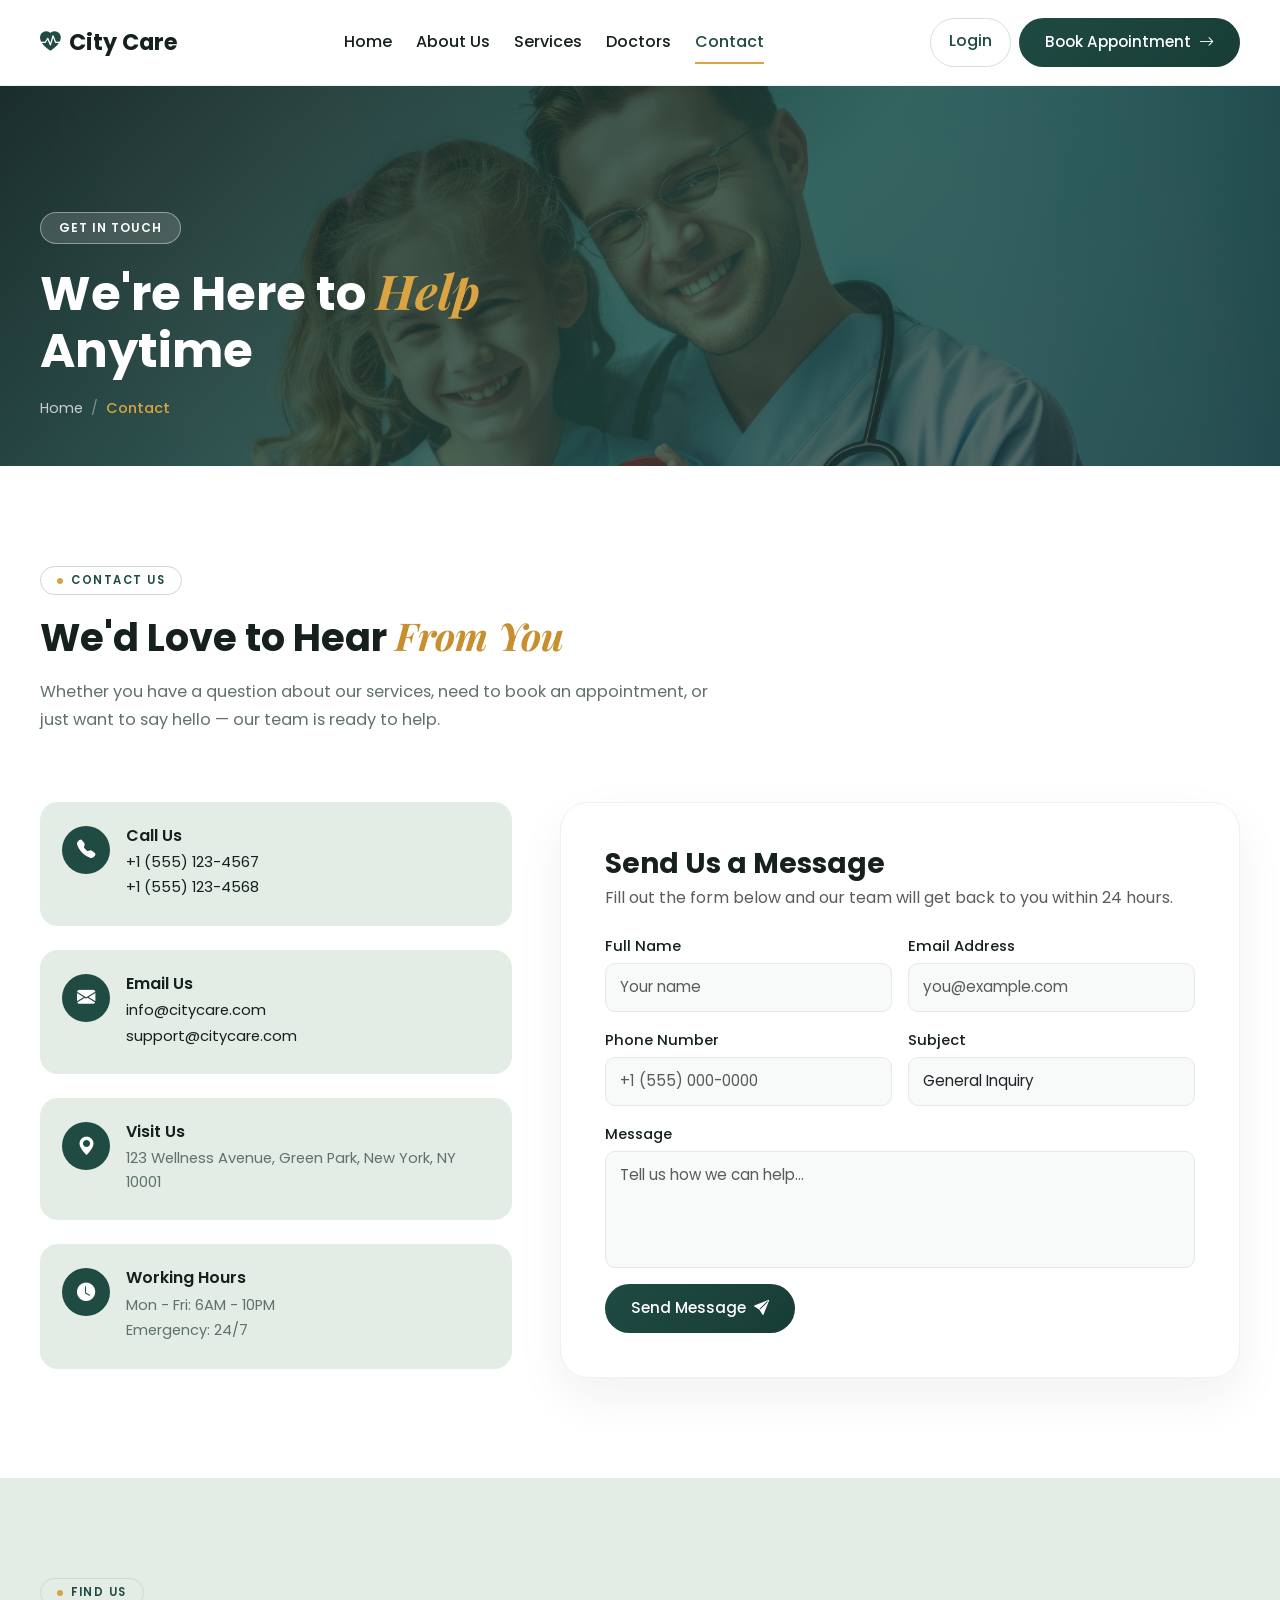
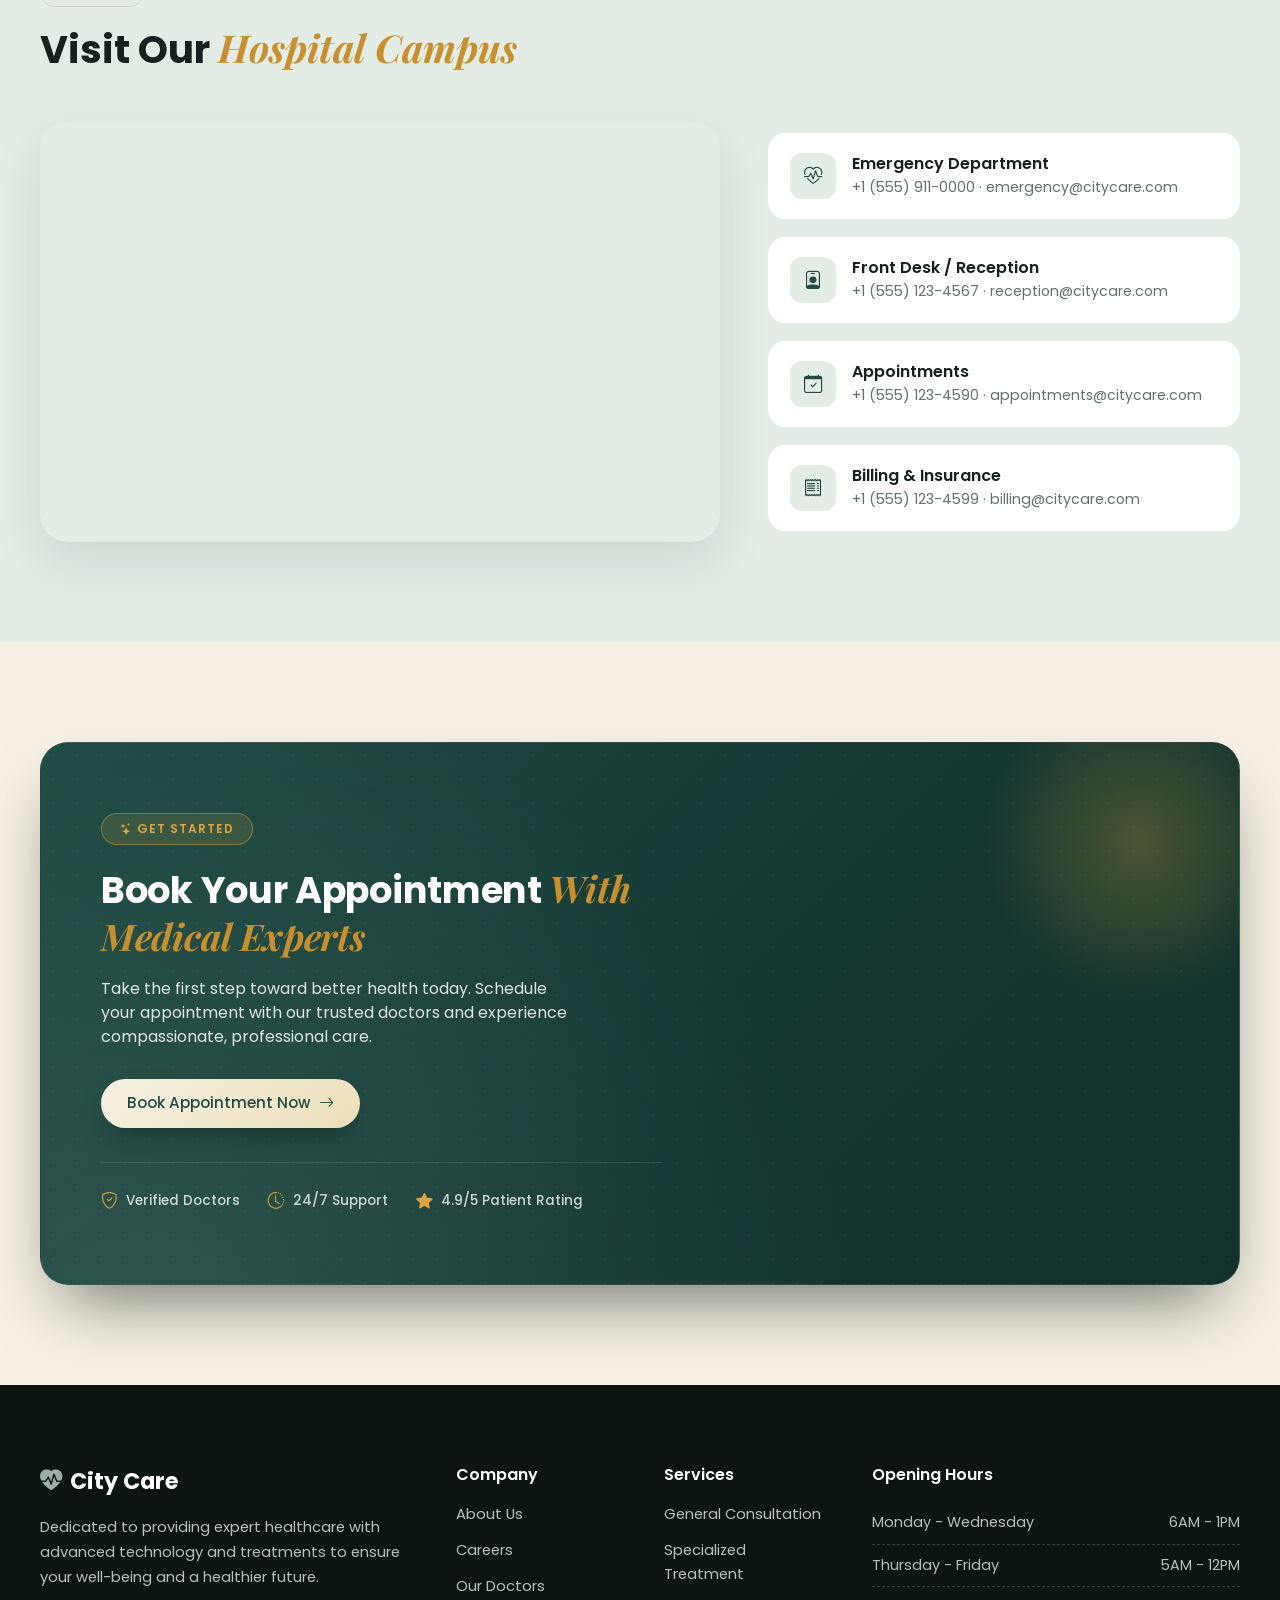
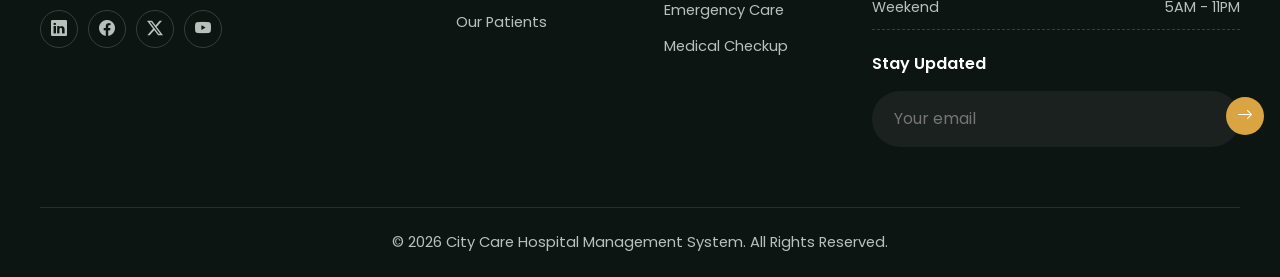
<file: contact.html>
<!DOCTYPE html>
<html lang="en">
<head>
<meta charset="UTF-8">
<meta name="viewport" content="width=device-width, initial-scale=1.0">
<title>Contact Us | City Care Hospital</title>

<!-- Bootstrap 5 CSS -->
<link href="https://cdn.jsdelivr.net/npm/bootstrap@5.3.3/dist/css/bootstrap.min.css" rel="stylesheet">
<!-- Bootstrap Icons -->
<link rel="stylesheet" href="https://cdn.jsdelivr.net/npm/bootstrap-icons@1.11.3/font/bootstrap-icons.css">
<!-- Google Fonts -->
<link href="https://fonts.googleapis.com/css2?family=Poppins:wght@400;500;600;700;800&family=Playfair+Display:ital@1&display=swap" rel="stylesheet">

<!-- Site-wide styles (navbar, footer, buttons, cta-banner, section utilities) -->
<link rel="stylesheet" href="css/style.css">
<!-- Contact page only styles -->
<link rel="stylesheet" href="css/contact.css">
</head>
<body>

<!-- ============ NAVBAR ============ -->
<header class="site-header" id="siteHeader">
  <nav class="navbar navbar-light bg-white">
    <div class="container">
      <a class="navbar-brand" href="index.html">
        <i class="bi bi-heart-pulse-fill"></i>City Care
      </a>
      <button class="navbar-toggler" type="button" data-bs-toggle="collapse" data-bs-target="#navMenu"
              aria-controls="navMenu" aria-expanded="false" aria-label="Toggle navigation">
        <span class="toggler-line line1"></span>
        <span class="toggler-line line2"></span>
        <span class="toggler-line line3"></span>
      </button>
      <div class="collapse navbar-collapse" id="navMenu">
        <div class="mobile-menu-card">
          <ul class="navbar-nav mx-auto mb-2 mb-lg-0 text-center">
            <li class="nav-item"><a class="nav-link" href="index.html">Home</a></li>
            <li class="nav-item"><a class="nav-link" href="about.html">About Us</a></li>
            <li class="nav-item"><a class="nav-link" href="services.html">Services</a></li>
            <li class="nav-item"><a class="nav-link" href="doctors.php">Doctors</a></li>
            <li class="nav-item"><a class="nav-link active" href="contact.html">Contact</a></li>
          </ul>
          <div class="d-flex gap-2 justify-content-center mt-3 mt-lg-0">
            <a href="login.php" class="btn btn-login">Login</a>
            <a href="appointment.html" class="btn btn-dark-pill">
              Book Appointment <i class="bi bi-arrow-right"></i>
            </a>
          </div>
        </div>
      </div>
    </div>
  </nav>
</header>

<!-- ============ PAGE HEADER (banner) ============ -->
<section class="page-header">
  <img src="Image/tungart7-doctor-8656663.jpg" alt="Contact City Care Hospital" class="page-header-img">
  <div class="page-header-overlay"></div>
  <div class="container position-relative">
    <span class="badge-pill">GET IN TOUCH</span>
    <h1>We're Here to <em>Help</em> Anytime</h1>
    <nav aria-label="breadcrumb">
      <ol class="page-header-breadcrumb">
        <li><a href="index.html">Home</a></li>
        <li class="active">Contact</li>
      </ol>
    </nav>
  </div>
</section>

<!-- ============ SECTION 1 — CONTACT INFO + FORM ============ -->
<section class="contact-section section-pad">
  <div class="container">
    <div class="row mb-5">
      <div class="col-lg-7 reveal">
        <span class="badge-outline">CONTACT US</span>
        <h2 class="section-title mb-0">We'd Love to Hear <em>From You</em></h2>
        <p class="section-desc mt-3">Whether you have a question about our services, need to book an appointment, or just want to say hello — our team is ready to help.</p>
      </div>
    </div>

    <div class="row g-4 g-lg-5">
      <div class="col-lg-5">
        <div class="row g-4">
          <div class="col-sm-6 col-lg-12 reveal">
            <div class="contact-info-card">
              <div class="contact-info-icon"><i class="bi bi-telephone-fill"></i></div>
              <div>
                <h6>Call Us</h6>
                <p><a href="tel:+15551234567">+1 (555) 123-4567</a></p>
                <p><a href="tel:+15551234568">+1 (555) 123-4568</a></p>
              </div>
            </div>
          </div>
          <div class="col-sm-6 col-lg-12 reveal reveal-delay-1">
            <div class="contact-info-card">
              <div class="contact-info-icon"><i class="bi bi-envelope-fill"></i></div>
              <div>
                <h6>Email Us</h6>
                <p><a href="mailto:info@citycare.com">info@citycare.com</a></p>
                <p><a href="mailto:support@citycare.com">support@citycare.com</a></p>
              </div>
            </div>
          </div>
          <div class="col-sm-6 col-lg-12 reveal reveal-delay-2">
            <div class="contact-info-card">
              <div class="contact-info-icon"><i class="bi bi-geo-alt-fill"></i></div>
              <div>
                <h6>Visit Us</h6>
                <p>123 Wellness Avenue, Green Park, New York, NY 10001</p>
              </div>
            </div>
          </div>
          <div class="col-sm-6 col-lg-12 reveal reveal-delay-3">
            <div class="contact-info-card">
              <div class="contact-info-icon"><i class="bi bi-clock-fill"></i></div>
              <div>
                <h6>Working Hours</h6>
                <p>Mon - Fri: 6AM - 10PM</p>
                <p>Emergency: 24/7</p>
              </div>
            </div>
          </div>
        </div>
      </div>

      <div class="col-lg-7 reveal reveal-delay-1">
        <div class="contact-form-card">
          <h3>Send Us a Message</h3>
          <p class="text-muted mb-4">Fill out the form below and our team will get back to you within 24 hours.</p>
          <form class="contact-form" onsubmit="return false;">
            <div class="row g-3">
              <div class="col-md-6">
                <label class="form-label">Full Name</label>
                <input type="text" class="form-control" placeholder="Your name" required>
              </div>
              <div class="col-md-6">
                <label class="form-label">Email Address</label>
                <input type="email" class="form-control" placeholder="you@example.com" required>
              </div>
              <div class="col-md-6">
                <label class="form-label">Phone Number</label>
                <input type="tel" class="form-control" placeholder="+1 (555) 000-0000">
              </div>
              <div class="col-md-6">
                <label class="form-label">Subject</label>
                <select class="form-select">
                  <option>General Inquiry</option>
                  <option>Book Appointment</option>
                  <option>Billing Question</option>
                  <option>Feedback</option>
                </select>
              </div>
              <div class="col-12">
                <label class="form-label">Message</label>
                <textarea class="form-control" rows="4" placeholder="Tell us how we can help..." required></textarea>
              </div>
              <div class="col-12">
                <button type="submit" class="btn btn-dark-pill">Send Message <i class="bi bi-send-fill"></i></button>
              </div>
            </div>
          </form>
        </div>
      </div>
    </div>
  </div>
</section>

<!-- ============ SECTION 2 — MAP + DEPARTMENT CONTACTS ============ -->
<section class="find-us-section section-pad">
  <div class="container">
    <div class="row mb-5">
      <div class="col-lg-7 reveal">
        <span class="badge-outline">FIND US</span>
        <h2 class="section-title mb-0">Visit Our <em>Hospital Campus</em></h2>
      </div>
    </div>

    <div class="row g-4 g-lg-5 align-items-stretch">
      <div class="col-lg-7 reveal">
        <div class="contact-map-wrap">
          <iframe
            src="https://www.google.com/maps?q=New+York,+NY&output=embed"
            allowfullscreen loading="lazy" referrerpolicy="no-referrer-when-downgrade" title="City Care Hospital location">
          </iframe>
        </div>
      </div>

      <div class="col-lg-5 reveal reveal-delay-1">
        <div class="dept-contact-list">
          <div class="dept-contact-card">
            <div class="dept-contact-icon"><i class="bi bi-heart-pulse"></i></div>
            <div>
              <h6>Emergency Department</h6>
              <p>+1 (555) 911-0000 &middot; emergency@citycare.com</p>
            </div>
          </div>
          <div class="dept-contact-card">
            <div class="dept-contact-icon"><i class="bi bi-person-badge"></i></div>
            <div>
              <h6>Front Desk / Reception</h6>
              <p>+1 (555) 123-4567 &middot; reception@citycare.com</p>
            </div>
          </div>
          <div class="dept-contact-card">
            <div class="dept-contact-icon"><i class="bi bi-calendar-check"></i></div>
            <div>
              <h6>Appointments</h6>
              <p>+1 (555) 123-4590 &middot; appointments@citycare.com</p>
            </div>
          </div>
          <div class="dept-contact-card">
            <div class="dept-contact-icon"><i class="bi bi-receipt"></i></div>
            <div>
              <h6>Billing &amp; Insurance</h6>
              <p>+1 (555) 123-4599 &middot; billing@citycare.com</p>
            </div>
          </div>
        </div>
      </div>
    </div>
  </div>
</section>

<!-- ============ CTA BANNER ============ -->
<section class="cta-banner-section section-pad">
  <div class="container">
    <div class="cta-banner reveal">
      <span class="badge-pill"><i class="bi bi-stars"></i>GET STARTED</span>
      <h2>Book Your Appointment <em>With Medical Experts</em></h2>
      <p>Take the first step toward better health today. Schedule your appointment with our trusted doctors and experience compassionate, professional care.</p>
      <a href="appointment.html" class="btn btn-cream-pill">Book Appointment Now <i class="bi bi-arrow-right"></i></a>
      <div class="cta-trust-row">
        <div class="cta-trust-item"><i class="bi bi-shield-check"></i>Verified Doctors</div>
        <div class="cta-trust-item"><i class="bi bi-clock-history"></i>24/7 Support</div>
        <div class="cta-trust-item"><i class="bi bi-star-fill"></i>4.9/5 Patient Rating</div>
      </div>
    </div>
  </div>
</section>

<!-- ============ FOOTER ============ -->
<footer class="site-footer">
  <div class="container">
    <div class="row g-5">
      <div class="col-lg-4">
        <a class="footer-brand" href="index.html"><i class="bi bi-heart-pulse-fill"></i>City Care</a>
        <p>Dedicated to providing expert healthcare with advanced technology and treatments to ensure your well-being and a healthier future.</p>
        <div class="footer-socials">
          <a href="#"><i class="bi bi-linkedin"></i></a>
          <a href="#"><i class="bi bi-facebook"></i></a>
          <a href="#"><i class="bi bi-twitter-x"></i></a>
          <a href="#"><i class="bi bi-youtube"></i></a>
        </div>
      </div>
      <div class="col-lg-2 col-6">
        <h6>Company</h6>
        <ul class="footer-links">
          <li><a href="about.html">About Us</a></li>
          <li><a href="#">Careers</a></li>
          <li><a href="doctors.php">Our Doctors</a></li>
          <li><a href="#">Our Patients</a></li>
        </ul>
      </div>
      <div class="col-lg-2 col-6">
        <h6>Services</h6>
        <ul class="footer-links">
          <li><a href="services.html">General Consultation</a></li>
          <li><a href="services.html">Specialized Treatment</a></li>
          <li><a href="services.html">Emergency Care</a></li>
          <li><a href="services.html">Medical Checkup</a></li>
        </ul>
      </div>
      <div class="col-lg-4">
        <h6>Opening Hours</h6>
        <div class="hours-row"><span>Monday - Wednesday</span><span>6AM - 1PM</span></div>
        <div class="hours-row"><span>Thursday - Friday</span><span>5AM - 12PM</span></div>
        <div class="hours-row"><span>Weekend</span><span>5AM - 11PM</span></div>

        <h6 class="mt-4">Stay Updated</h6>
        <form class="newsletter-form">
          <input type="email" placeholder="Your email">
          <button type="submit"><i class="bi bi-arrow-right"></i></button>
        </form>
      </div>
    </div>

    <div class="footer-bottom">
      <p class="mb-0">&copy; 2026 City Care Hospital Management System. All Rights Reserved.</p>
    </div>
  </div>
</footer>

<script src="https://cdn.jsdelivr.net/npm/bootstrap@5.3.3/dist/js/bootstrap.bundle.min.js"></script>
<script>
  // Sticky header shadow on scroll
  document.addEventListener('DOMContentLoaded', function () {
    var header = document.getElementById('siteHeader');
    function toggleHeaderShadow() {
      if (window.scrollY > 8) {
        header.classList.add('is-scrolled');
      } else {
        header.classList.remove('is-scrolled');
      }
    }
    toggleHeaderShadow();
    window.addEventListener('scroll', toggleHeaderShadow, { passive: true });

    // Close the mobile menu automatically when a nav link is clicked
    var navMenu = document.getElementById('navMenu');
    if (navMenu) {
      navMenu.querySelectorAll('.nav-link, .btn-login, .btn-dark-pill').forEach(function (link) {
        link.addEventListener('click', function () {
          if (navMenu.classList.contains('show') && window.bootstrap) {
            var collapseInstance = bootstrap.Collapse.getOrCreateInstance(navMenu);
            collapseInstance.hide();
          }
        });
      });
    }
  });

  // Scroll-reveal animation for sections & cards
  document.addEventListener('DOMContentLoaded', function () {
    var revealEls = document.querySelectorAll('.reveal');
    if (!('IntersectionObserver' in window)) {
      revealEls.forEach(function (el) { el.classList.add('is-visible'); });
      return;
    }
    var observer = new IntersectionObserver(function (entries) {
      entries.forEach(function (entry) {
        if (entry.isIntersecting) {
          entry.target.classList.add('is-visible');
          observer.unobserve(entry.target);
        }
      });
    }, { threshold: 0.15, rootMargin: '0px 0px -60px 0px' });
    revealEls.forEach(function (el) { observer.observe(el); });
  });

  // Animated count-up for stats numbers
  document.addEventListener('DOMContentLoaded', function () {
    var statEls = document.querySelectorAll('.stats-row h3');
    if (!statEls.length) return;

    var reduceMotion = window.matchMedia && window.matchMedia('(prefers-reduced-motion: reduce)').matches;

    function parseStat(el) {
      var textNode = el.childNodes[0];
      if (!textNode || textNode.nodeType !== 3) return null;
      var match = textNode.textContent.trim().match(/^(\d+)(.*)$/);
      if (!match) return null;
      return { el: el, node: textNode, target: parseInt(match[1], 10), suffix: match[2] };
    }

    var stats = [];
    statEls.forEach(function (el) {
      var stat = parseStat(el);
      if (stat) {
        stats.push(stat);
        if (!reduceMotion) stat.node.textContent = '0' + stat.suffix;
      }
    });

    if (reduceMotion || !stats.length) return;

    function animateStat(stat) {
      var duration = 1600;
      var start = null;
      function step(ts) {
        if (!start) start = ts;
        var progress = Math.min((ts - start) / duration, 1);
        var eased = 1 - Math.pow(1 - progress, 3);
        stat.node.textContent = Math.floor(eased * stat.target) + stat.suffix;
        if (progress < 1) {
          requestAnimationFrame(step);
        } else {
          stat.node.textContent = stat.target + stat.suffix;
        }
      }
      requestAnimationFrame(step);
    }

    if (!('IntersectionObserver' in window)) {
      stats.forEach(animateStat);
      return;
    }

    var statObserver = new IntersectionObserver(function (entries) {
      entries.forEach(function (entry) {
        if (entry.isIntersecting) {
          var stat = stats.find(function (s) { return s.el === entry.target; });
          if (stat) animateStat(stat);
          statObserver.unobserve(entry.target);
        }
      });
    }, { threshold: 0.4 });

    stats.forEach(function (stat) { statObserver.observe(stat.el); });
  });
</script>
</body>
</html>
</file>
<file: css/style.css>
/* =========================================================
   City Care Hospital — Home Page Styles
   Breakpoints: Tablet <= 1024px | Mobile <= 767px
   ========================================================= */

:root {
  --dark: #1f4b43;
  --dark-2: #143530;
  --accent: #d9a441;
  --accent-2: #c78f2e;
  --sage: #e3ede6;
  --sage-2: #d3e3d9;
  --cream: #f6f1e4;
  --text: #16211d;
  --text-muted: #61716b;
  --footer-bg: #0c1512;
  --radius-lg: 28px;
  --radius-md: 18px;

  /* Section padding — desktop / tablet(<=1024px) / mobile(<=767px) */
  --sec-pad-y: 100px;
  --sec-pad-x: 40px;
}

@media (max-width: 1024px) {
  :root { --sec-pad-y: 60px; --sec-pad-x: 40px; }
}
@media (max-width: 767px) {
  :root { --sec-pad-y: 50px; --sec-pad-x: 20px; }
}

* { box-sizing: border-box; }

html { scroll-behavior: smooth; }

body {
  font-family: 'Poppins', sans-serif;
  color: var(--text);
  background: #ffffff;
  overflow-x: hidden;
}

em {
  font-family: 'Playfair Display', serif;
  font-style: italic;
  color: var(--accent-2);
}

/* Bootstrap's .container ships with its own 1.5rem left/right gutter
   (--bs-gutter-x) AND a stepped max-width that jumps between fixed
   values (960px from 992px up to 1199px, 1140px from 1200px, etc).
   We handle horizontal spacing ourselves via --sec-pad-x, so the
   gutter is switched off, and instead of Bootstrap's stepped jumps
   (which starved the desktop navbar of room around 1025px-1199px)
   the container just flows with the viewport up to a single sane cap
   so content never stretches edge-to-edge on very wide screens. */
.container,
.container-fluid,
.container-sm,
.container-md,
.container-lg,
.container-xl,
.container-xxl {
  --bs-gutter-x: 0;
  width: 100%;
  max-width: 1320px;
  margin-left: auto;
  margin-right: auto;
  padding-left: 0;
  padding-right: 0;
}

.section-pad {
  padding: var(--sec-pad-y) var(--sec-pad-x);
}
.section-pad > .container { max-width: 1200px; }

/* ---------- Scroll reveal ---------- */
.reveal {
  opacity: 0;
  transform: translateY(28px);
  transition: opacity 0.7s ease, transform 0.7s ease;
}
.reveal.is-visible {
  opacity: 1;
  transform: translateY(0);
}
.reveal-delay-1.is-visible { transition-delay: 0.1s; }
.reveal-delay-2.is-visible { transition-delay: 0.2s; }
.reveal-delay-3.is-visible { transition-delay: 0.3s; }
.reveal-delay-4.is-visible { transition-delay: 0.4s; }

.section-title {
  font-size: 2.4rem;
  font-weight: 700;
  line-height: 1.25;
  margin: 16px 0 18px;
}

.section-desc {
  color: var(--text-muted);
  font-size: 1.02rem;
  line-height: 1.7;
  margin-bottom: 20px;
}

/* ---------- Badges ---------- */
.badge-pill {
  display: inline-block;
  background: rgba(255,255,255,0.15);
  color: #fff;
  border: 1px solid rgba(255,255,255,0.4);
  padding: 6px 18px;
  border-radius: 40px;
  font-size: 0.75rem;
  letter-spacing: 1px;
  font-weight: 600;
  margin-bottom: 20px;
}

.badge-pill-dark {
  display: inline-block;
  background: var(--dark);
  color: #fff;
  padding: 6px 18px;
  border-radius: 40px;
  font-size: 0.75rem;
  letter-spacing: 1px;
  font-weight: 600;
  margin-bottom: 16px;
}

.badge-outline {
  display: inline-block;
  border: 1px solid #cfd6d2;
  color: var(--dark);
  padding: 5px 16px;
  border-radius: 40px;
  font-size: 0.72rem;
  letter-spacing: 1.5px;
  font-weight: 600;
  position: relative;
}
.badge-outline::before {
  content: '';
  display: inline-block;
  width: 6px; height: 6px;
  border-radius: 50%;
  background: var(--accent);
  margin-right: 8px;
}

/* ---------- Buttons ---------- */
.btn-dark-pill {
  background: linear-gradient(135deg, var(--dark) 0%, var(--dark-2) 100%);
  background-size: 160% 160%;
  background-position: 0% 50%;
  color: #fff;
  border-radius: 40px;
  padding: 13px 26px;
  font-weight: 500;
  font-size: 0.95rem;
  display: inline-flex;
  align-items: center;
  gap: 8px;
  border: none;
  box-shadow: 0 6px 18px rgba(31,75,67,0.0);
  transition: background-position 0.5s ease, box-shadow 0.3s ease, transform 0.25s ease;
}
.btn-dark-pill i { transition: transform 0.3s ease; }
.btn-dark-pill:hover {
  background-position: 100% 50%;
  color: #fff;
  transform: translateY(-3px);
  box-shadow: 0 12px 26px rgba(31,75,67,0.28);
}
.btn-dark-pill:hover i { transform: translateX(4px); }
.btn-dark-pill:active { transform: translateY(-1px) scale(0.98); }

.btn-cream-pill {
  background: linear-gradient(135deg, var(--cream) 0%, #ecdfb9 100%);
  color: var(--dark);
  border-radius: 40px;
  padding: 13px 26px;
  font-weight: 500;
  font-size: 0.95rem;
  display: inline-flex;
  align-items: center;
  gap: 8px;
  border: none;
  transition: transform 0.25s ease, box-shadow 0.3s ease;
}
.btn-cream-pill i { transition: transform 0.3s ease; }
.btn-cream-pill:hover {
  transform: translateY(-3px);
  color: var(--dark);
  box-shadow: 0 12px 26px rgba(0,0,0,0.16);
}
.btn-cream-pill:hover i { transform: translateX(4px); }
.btn-cream-pill:active { transform: translateY(-1px) scale(0.98); }

.btn-login {
  color: var(--dark);
  font-weight: 500;
  padding: 10px 18px;
  border: 1px solid #d8ded9;
  border-radius: 40px;
  transition: background 0.25s ease, border-color 0.25s ease, transform 0.2s ease;
}
.btn-login:hover { background: var(--sage); color: var(--dark); border-color: var(--sage-2); transform: translateY(-2px); }

/* ============ NAVBAR ============ */
.site-header {
  border-bottom: 1px solid #eef1ef;
  position: sticky;
  top: 0;
  z-index: 1030;
  background: #fff;
  transition: box-shadow 0.3s ease, padding 0.3s ease;
}
.site-header.is-scrolled {
  box-shadow: 0 8px 24px rgba(15,28,25,0.08);
  border-bottom-color: transparent;
}

.navbar {
  padding: 18px 0;
  transition: padding 0.3s ease;
}
.navbar > .container { padding-left: var(--sec-pad-x); padding-right: var(--sec-pad-x); position: relative; }
.site-header.is-scrolled .navbar { padding: 12px 0; }

.navbar-brand {
  font-weight: 700;
  font-size: 1.4rem;
  color: var(--text) !important;
  display: flex;
  align-items: center;
  gap: 8px;
  /* Bootstrap's own .navbar-brand ships with margin-right: 1rem,
     which added an extra 16px only on the logo side and threw off
     the equal-gap split around the centered nav links. */
  margin-right: 0;
}
.navbar-brand i { color: var(--dark); font-size: 1.3rem; }

.nav-link {
  color: var(--text) !important;
  font-weight: 500;
  margin: 0 12px;
  position: relative;
}
.nav-link::after {
  content: '';
  position: absolute;
  left: 0; bottom: -2px;
  width: 0; height: 2px;
  background: var(--accent);
  transition: width 0.3s ease;
}
.nav-link.active, .nav-link:hover { color: var(--dark) !important; }
.nav-link.active::after, .nav-link:hover::after { width: 100%; }

/* ---------- Custom animated hamburger / cross toggler ---------- */
.navbar-toggler {
  width: 46px;
  height: 46px;
  display: flex;
  flex-direction: column;
  align-items: center;
  justify-content: center;
  gap: 5px;
  background: var(--sage);
  border: none;
  border-radius: 12px;
  padding: 0;
  box-shadow: none !important;
  transition: background 0.3s ease;
}
.navbar-toggler:hover { background: var(--sage-2); }
.navbar-toggler:focus { box-shadow: none; outline: none; }
.navbar-toggler .toggler-line {
  display: block;
  width: 20px;
  height: 2px;
  border-radius: 2px;
  background: var(--dark);
  transition: transform 0.3s ease, opacity 0.25s ease;
}
.navbar-toggler[aria-expanded="true"] { background: var(--dark); }
.navbar-toggler[aria-expanded="true"] .toggler-line { background: #fff; }
.navbar-toggler[aria-expanded="true"] .toggler-line.line1 { transform: translateY(7px) rotate(45deg); }
.navbar-toggler[aria-expanded="true"] .toggler-line.line2 { opacity: 0; transform: scaleX(0); }
.navbar-toggler[aria-expanded="true"] .toggler-line.line3 { transform: translateY(-7px) rotate(-45deg); }

/* ---------- Desktop nav — expanded from custom 1025px breakpoint up ---------- */
/* (Bootstrap's own breakpoints don't land on 1024px, so the toggle/expand
   behaviour is handled manually here instead of via .navbar-expand-lg) */
@media (min-width: 1025px) {
  .navbar-toggler { display: none !important; }
  .navbar-collapse {
    display: flex !important;
    flex-basis: auto;
    flex-grow: 1;
    align-items: center;
  }
  /* .mobile-menu-card only exists to give the mobile dropdown its own
     white card + padding — on desktop it must not interfere with the
     row layout, so it becomes a transparent pass-through flex row. */
  .mobile-menu-card {
    display: flex !important;
    align-items: center;
    flex: 1;
    background: transparent;
    padding: 0;
    margin: 0;
    box-shadow: none;
    border: none;
  }
  /* Nav links sit centered in the middle of the header, with the
     logo on the left and the login/book buttons hugging the right —
     auto margins on both sides of the nav (and before the buttons)
     split the remaining space evenly, and unlike absolute-centering
     this can never overlap the buttons on a narrower desktop width. */
  /* Exactly two auto-margin edges (nav's left, buttons' left) split
     the leftover space into two EQUAL gaps: logo-to-nav and
     nav-to-buttons. (Giving the nav auto margins on both sides, on
     top of the buttons' own left auto margin, was three competing
     auto edges — the middle gap ended up roughly double the first.) */
  .navbar-collapse .navbar-nav {
    flex-direction: row;
    margin: 0 !important;
    margin-left: auto !important;
  }
  .navbar-collapse .d-flex {
    flex-direction: row !important;
    margin-left: auto !important;
  }
}

/* ---------- Mobile dropdown menu panel — up to 1024px ---------- */
@media (max-width: 1024px) {
  /* Float the open menu over the page instead of pushing content
     (like the hero) down when it expands. */
  .navbar { position: relative; }
  .navbar > .container { position: relative; }

  /* Keep the toggle button breathing room when the sticky header
     shrinks on scroll — the desktop padding drop (18px -> 12px) reads
     as too tight on mobile, where the header sits flush at the very
     top of the viewport. */
  .site-header.is-scrolled .navbar { padding: 16px 0; }
  .navbar-collapse {
    position: absolute;
    top: 138%;
    left: 0;
    right: 0;
    /* Solid backdrop color filling the whole space below the header,
       so whatever section sits behind (hero image, etc.) never shows
       through — the white menu card floats on top of this with its
       own padding/gap. */
    background: var(--sage);
    margin-top: 0;
    padding: 16px;
    min-height: 100vh;
    z-index: 1040;
  }
  .mobile-menu-card {
    background: #fff;
    border-radius: var(--radius-md);
    padding: 18px;
    box-shadow: 0 20px 45px rgba(15,28,25,0.18);
    border: 1px solid #eef1ef;
    position: relative;
    z-index: 1;
  }
  .navbar-nav { gap: 2px; }
  .nav-link {
    margin: 0 !important;
    padding: 13px 16px !important;
    border-radius: 10px;
    text-align: left;
  }
  .nav-link::after { display: none; }
  .nav-link.active, .nav-link:hover { background: var(--sage); }
  .navbar-nav + div {
    border-top: 1px solid #eef1ef;
    margin-top: 14px;
    padding-top: 16px;
    flex-direction: column;
  }
  .navbar-nav + div .btn-login,
  .navbar-nav + div .btn-dark-pill {
    width: 100%;
    justify-content: center;
  }
}

/* ============ HERO ============ */
.hero {
  position: relative;
  min-height: 640px;
  display: flex;
  align-items: center;
  overflow: hidden;
}
.hero .container { padding-left: 0; padding-right: 0; max-width: 1400px; position: relative; z-index: 2; }

/* ---------- Hero image slider ---------- */
.hero-carousel {
  position: absolute;
  inset: 0;
  z-index: 0;
}
.hero-carousel .carousel-inner,
.hero-carousel .carousel-item {
  height: 100%;
}
.hero-carousel .carousel-item img {
  width: 100%;
  height: 100%;
  object-fit: cover;
  display: block;
  animation: heroZoom 9s ease-in-out infinite alternate;
}
@keyframes heroZoom {
  from { transform: scale(1); }
  to { transform: scale(1.08); }
}

.hero-carousel-indicators {
  position: absolute;
  left: var(--sec-pad-x);
  bottom: 28px;
  z-index: 3;
  display: flex;
  gap: 10px;
}
.hero-carousel-indicators button {
  width: 30px;
  height: 4px;
  border: none;
  border-radius: 4px;
  background: rgba(255,255,255,0.4);
  padding: 0;
  transition: background 0.3s ease, width 0.3s ease;
}
.hero-carousel-indicators button.active { background: var(--accent); width: 42px; }

.hero-carousel-arrow {
  position: absolute;
  top: 50%;
  transform: translateY(-50%);
  z-index: 3;
  width: 46px; height: 46px;
  border-radius: 50%;
  border: 1px solid rgba(255,255,255,0.4);
  background: rgba(15,28,25,0.35);
  color: #fff;
  display: flex;
  align-items: center;
  justify-content: center;
  font-size: 1.1rem;
  transition: background 0.3s ease, border-color 0.3s ease, transform 0.3s ease;
}
.hero-carousel-arrow:hover { background: var(--accent); border-color: var(--accent); }
.hero-carousel-arrow.prev { left: var(--sec-pad-x); }
.hero-carousel-arrow.next { right: var(--sec-pad-x); }

.hero-overlay {
  position: absolute; inset: 0;
  z-index: 1;
  background: linear-gradient(100deg, rgba(12,21,18,0.88) 15%, rgba(15,28,25,0.55) 60%, rgba(15,28,25,0.25) 100%);
}
.hero-text {
  position: relative;
  padding: var(--sec-pad-y) var(--sec-pad-x);
  color: #fff;
  animation: heroFadeUp 0.9s ease both;
}
.hero-title {
  font-size: 3.4rem;
  font-weight: 700;
  line-height: 1.18;
  margin-bottom: 20px;
}
.hero-desc { font-size: 1.05rem; opacity: 0.9; max-width: 520px; margin-bottom: 30px; }
.hero-actions { margin-top: 10px; }

@keyframes heroFadeUp {
  from { opacity: 0; transform: translateY(24px); }
  to { opacity: 1; transform: translateY(0); }
}

.watch-now {
  display: flex;
  align-items: center;
  gap: 12px;
  color: #fff;
  font-weight: 500;
  text-decoration: none;
}
.play-circle {
  position: relative;
  width: 52px; height: 52px;
  background: rgba(255,255,255,0.14);
  backdrop-filter: blur(6px);
  -webkit-backdrop-filter: blur(6px);
  border: 1.5px solid rgba(255,255,255,0.75);
  border-radius: 50%;
  display: flex; align-items: center; justify-content: center;
  font-size: 1.15rem;
  color: #fff;
  box-shadow: 0 6px 18px rgba(0,0,0,0.25);
  animation: playBreathe 2.6s ease-in-out infinite;
  transition: background 0.3s ease, transform 0.3s ease, border-color 0.3s ease, box-shadow 0.3s ease;
  z-index: 1;
}
.play-circle i { position: relative; margin-left: 2px; }
/* Infinite outward "wave" ripple — two glowing gold rings staggered so the pulse never stops */
.play-circle::before,
.play-circle::after {
  content: '';
  position: absolute;
  inset: 0;
  border-radius: 50%;
  border: 1.5px solid var(--accent);
  animation: playWave 2.6s cubic-bezier(0.2, 0.6, 0.4, 1) infinite;
  pointer-events: none;
  z-index: -1;
}
.play-circle::after { animation-delay: 1.3s; }
@keyframes playWave {
  0% { transform: scale(1); opacity: 0.85; }
  100% { transform: scale(1.9); opacity: 0; }
}
@keyframes playBreathe {
  0%, 100% { box-shadow: 0 6px 18px rgba(0,0,0,0.25), 0 0 0 0 rgba(212,168,83,0.35); }
  50% { box-shadow: 0 6px 18px rgba(0,0,0,0.25), 0 0 0 10px rgba(212,168,83,0); }
}
@media (prefers-reduced-motion: reduce) {
  .play-circle { animation: none; }
  .play-circle::before, .play-circle::after { animation: none; display: none; }
}
.watch-now:hover { color: #fff; }
.watch-now:hover .play-circle {
  background: var(--accent);
  border-color: var(--accent);
  transform: scale(1.1);
  box-shadow: 0 8px 24px rgba(212,168,83,0.4);
}
.watch-now:hover .play-circle::before,
.watch-now:hover .play-circle::after {
  border-color: #fff;
}

/* ============ VIDEO MODAL ============ */
.video-modal .modal-dialog { max-width: 900px; }
.video-modal .modal-content {
  position: relative;
  background: #000;
  border: none;
  border-radius: var(--radius-lg);
  overflow: hidden;
  box-shadow: 0 30px 80px rgba(0,0,0,0.55);
}
.video-modal .ratio iframe { border: 0; }
.video-modal .btn-close-video {
  position: absolute;
  top: 14px; right: 14px;
  width: 38px; height: 38px;
  background: rgba(0,0,0,0.5);
  backdrop-filter: blur(4px);
  color: #fff;
  border: 1px solid rgba(255,255,255,0.3);
  border-radius: 50%;
  display: flex; align-items: center; justify-content: center;
  font-size: 1rem;
  cursor: pointer;
  transition: background 0.25s ease, transform 0.25s ease, border-color 0.25s ease;
  z-index: 5;
}
.video-modal .btn-close-video:hover {
  background: var(--accent);
  border-color: var(--accent);
  transform: scale(1.08);
}
@media (max-width: 767px) {
  .video-modal .btn-close-video { top: 10px; right: 10px; width: 34px; height: 34px; font-size: 0.9rem; }
}

/* ============ ABOUT ============ */
.about-img-wrap { position: relative; }
.about-img { width: 100%; height: 480px; object-fit: cover; border-radius: var(--radius-lg); display: block; }
.about-quote-card img.rounded-circle {
  width: 56px;
  height: 56px;
  object-fit: cover;
  flex-shrink: 0;
}
.about-quote-card {
  position: absolute;
  right: -20px; bottom: -30px;
  background: var(--sage);
  border-radius: var(--radius-md);
  padding: 22px;
  max-width: 320px;
  box-shadow: 0 10px 30px rgba(0,0,0,0.08);
}

.feature-row {
  display: flex;
  gap: 18px;
  padding: 18px 4px;
  border-top: 1px solid #eef1ef;
  border-radius: 12px;
  transition: background 0.3s ease, padding-left 0.3s ease;
}
.feature-row:last-of-type { border-bottom: 1px solid #eef1ef; }
.feature-row:hover { background: #f7faf8; padding-left: 12px; }
.feature-icon {
  flex: 0 0 auto;
  width: 46px; height: 46px;
  border-radius: 50%;
  background: var(--sage);
  color: var(--dark);
  display: flex; align-items: center; justify-content: center;
  font-size: 1.2rem;
  transition: background 0.3s ease, color 0.3s ease, transform 0.3s ease;
}
.feature-row:hover .feature-icon { background: var(--dark); color: #fff; transform: rotate(-8deg) scale(1.05); }
.feature-row h6 { font-weight: 600; margin-bottom: 6px; }
.feature-row p { color: var(--text-muted); font-size: 0.95rem; }

.stats-row { margin-top: 70px; }
.stats-row .col-6 { transition: transform 0.3s ease; }
.stats-row .col-6:hover { transform: translateY(-4px); }
.stats-row h3 { font-size: 2.6rem; font-weight: 700; color: var(--dark); margin-bottom: 4px; }
.stats-row h3 span { color: var(--accent); }
.stats-row p { color: var(--text-muted); margin-bottom: 0; }

/* ============ SERVICES ============ */

.services-section {
  background: #e3ede6;
}

.services-box {
  background: #f6f8f6;
  border-radius: var(--radius-lg);
  padding: 60px;
}
.service-card {
  position: relative;
  border-radius: var(--radius-md);
  overflow: hidden;
  background: #fff;
  box-shadow: 0 4px 14px rgba(15,28,25,0.05);
  transition: transform 0.35s ease, box-shadow 0.35s ease;
}
.service-card:hover {
  transform: translateY(-8px);
  box-shadow: 0 20px 40px rgba(15,28,25,0.16);
}
.service-card .service-img-wrap { overflow: hidden; }
.service-card img {
  width: 100%; height: 260px; object-fit: cover; display: block;
  transition: transform 0.5s ease;
}
.service-card:hover img { transform: scale(1.08); }
.service-arrow {
  position: absolute;
  top: 18px; right: 18px;
  width: 42px; height: 42px;
  background: var(--accent);
  color: #fff;
  border-radius: 50%;
  display: flex; align-items: center; justify-content: center;
  font-size: 1.1rem;
  transition: transform 0.3s ease, background 0.3s ease;
}
.service-card:hover .service-arrow { transform: rotate(45deg) scale(1.1); background: var(--dark); }
.service-caption { padding: 22px 20px; }
.service-caption h6 { font-weight: 600; margin-bottom: 8px; }
.service-caption p { color: var(--text-muted); font-size: 0.92rem; }

/* ============ PROCESS ============ */
.process-section { background: #fff; }
.process-steps { text-align: left; }
.process-steps .col-md-4 {
  padding-top: 26px;
  border-top: 2px solid #e5e9e6;
  margin-bottom: 20px;
}
.step-num { color: #9caea6; font-weight: 600; font-size: 0.9rem; }
.process-steps h5 { font-weight: 600; margin: 10px 0; }
.process-steps p { color: var(--text-muted); font-size: 0.95rem; }
.process-img img { width: 100%; border-radius: var(--radius-lg); display: block; }

/* ============ APPOINTMENT ============ */

.appointment-section {
  background: #1f4b43;
}

.appointment-box {
  background: var(--sage);
  border-radius: var(--radius-lg);
  overflow: hidden;
}
.appointment-img { position: relative; min-height: 560px; }
.appointment-img img { width: 100%; height: 100%; object-fit: cover; position: absolute; inset: 0; }
.appointment-img-text {
  position: relative;
  z-index: 2;
  color: #fff;
  padding: 60px;
  height: 100%;
  display: flex;
  flex-direction: column;
  justify-content: flex-end;
  background: linear-gradient(180deg, rgba(20,30,29,0) 20%, rgba(20,30,29,0.85) 100%);
}
.appointment-img-text h2 { font-size: 2rem; font-weight: 700; margin-bottom: 14px; }
.appointment-img-text p { opacity: 0.9; margin-bottom: 24px; }
/* .appointment-img-text is a column flexbox, whose default
   align-items: stretch was stretching the button to full width. */
.appointment-img-text .btn-cream-pill { align-self: flex-start; }

.appointment-form { padding: 60px; }
.appointment-form .form-label { font-weight: 500; margin-bottom: 6px; }
.appointment-form .form-control,
.appointment-form .form-select {
  border-radius: 10px;
  border: none;
  padding: 12px 14px;
}

/* ============ DOCTORS ============ */
.doctors-section {
  background: rgb(246, 248, 246);
}
.doctor-mini-card {
  position: relative;
  border-radius: var(--radius-md);
  overflow: hidden;
  box-shadow: 0 4px 14px rgba(15,28,25,0.06);
  transition: box-shadow 0.35s ease, transform 0.35s ease;
}
.doctor-mini-card:hover { transform: translateY(-8px); box-shadow: 0 20px 40px rgba(15,28,25,0.18); }
.doctor-mini-card img {
  width: 100%; height: 380px; object-fit: cover; display: block;
  transition: transform 0.5s ease;
}
.doctor-mini-card:hover img { transform: scale(1.06); }
.doctor-socials {
  position: absolute;
  top: 16px; left: 16px;
  display: flex;
  flex-direction: column;
  gap: 8px;
  opacity: 0;
  transform: translateX(-10px);
  transition: opacity 0.3s ease, transform 0.3s ease;
}
.doctor-mini-card:hover .doctor-socials { opacity: 1; transform: translateX(0); }
.doctor-socials a {
  width: 32px; height: 32px;
  background: rgba(255,255,255,0.95);
  color: var(--dark);
  border-radius: 50%;
  display: flex; align-items: center; justify-content: center;
  font-size: 0.85rem;
  transition: background 0.25s ease, color 0.25s ease;
}
.doctor-socials a:hover { background: var(--accent); color: #fff; }
.doctor-name-tag {
  position: absolute;
  left: 16px; bottom: 16px; right: 16px;
  background: #fff;
  border-radius: 12px;
  padding: 12px 16px;
  transition: background 0.3s ease;
}
.doctor-mini-card:hover .doctor-name-tag { background: var(--cream); }
.doctor-name-tag h6 { margin-bottom: 2px; font-weight: 600; }
.doctor-name-tag small { color: var(--text-muted); }

/* ============ TESTIMONIALS ============ */
.testimonial-box {
  background: var(--sage);
  border-radius: var(--radius-lg);
  padding: 60px;
}
.testimonial-main-card, .testimonial-mini-card {
  background: #fff;
  border-radius: var(--radius-md);
  padding: 26px;
  height: 100%;
  transition: transform 0.3s ease, box-shadow 0.3s ease;
}
.testimonial-main-card:hover, .testimonial-mini-card:hover {
  transform: translateY(-6px);
  box-shadow: 0 18px 36px rgba(15,28,25,0.14);
}
.stars { color: var(--accent); margin-bottom: 14px; }
.testimonial-main-card p, .testimonial-mini-card p { color: var(--text); line-height: 1.7; }

/* Auto-sliding testimonial marquee — right to left, continuous loop.
   The card set is duplicated in the HTML (two .testimonial-slide-set
   blocks) and the track animates from 0 to -50%, i.e. exactly one
   copy's width, so the loop is seamless. */
.testimonial-slider {
  overflow: hidden;
  margin-top: 32px;
  -webkit-mask-image: linear-gradient(90deg, transparent 0, #000 40px, #000 calc(100% - 40px), transparent 100%);
  mask-image: linear-gradient(90deg, transparent 0, #000 40px, #000 calc(100% - 40px), transparent 100%);
}
.testimonial-slider-track {
  display: flex;
  width: max-content;
  animation: testimonialSlide 28s linear infinite;
}
.testimonial-slider:hover .testimonial-slider-track { animation-play-state: paused; }
.testimonial-slide-set {
  display: flex;
  gap: 24px;
  padding-right: 24px;
  flex-shrink: 0;
}
.testimonial-slider .testimonial-mini-card {
  width: 380px;
  flex: 0 0 380px;
}
@keyframes testimonialSlide {
  from { transform: translateX(0); }
  to { transform: translateX(-50%); }
}
@media (prefers-reduced-motion: reduce) {
  .testimonial-slider-track { animation: none; }
}

/* ============ FAQ ============ */

.faq-section  {
  background: var(--sage);
}

.faq-img-wrap { margin-top: 24px; }
.faq-img-wrap img { width: 100%; border-radius: var(--radius-md); display: block; }
.faq-help-card {
  background: #fff;
  border-radius: var(--radius-md);
  padding: 24px;
  margin-top: 20px;
}
.faq-help-card h6 { font-weight: 600; margin-bottom: 8px; }

.accordion-item {
  border: none;
  margin-bottom: 14px;
  border-radius: var(--radius-md) !important;
  overflow: hidden;
  transition: box-shadow 0.3s ease;
}
.accordion-item:hover { box-shadow: 0 8px 24px rgba(15,28,25,0.08); }
.accordion-button {
  background: #f6f8f6;
  font-weight: 500;
  padding: 20px 24px;
  border-radius: var(--radius-md) !important;
  transition: background 0.3s ease, color 0.3s ease;
}
.accordion-button::after { transition: transform 0.3s ease; }
.accordion-button:not(.collapsed) {
  background: linear-gradient(135deg, var(--dark) 0%, var(--dark-2) 100%);
  color: #fff;
  box-shadow: none;
}
.accordion-button:not(.collapsed)::after { filter: invert(1) brightness(2); }
.accordion-button:focus { box-shadow: none; }
.accordion-body { color: var(--text-muted); padding: 4px 24px 22px; background: #f6f8f6; }

/* ============ CTA BANNER ============ */
.cta-banner-section { background: var(--cream); }
.cta-banner {
  background:
    radial-gradient(circle at 12% 115%, rgba(122,168,150,0.22) 0%, rgba(122,168,150,0) 55%),
    linear-gradient(135deg, var(--dark) 0%, var(--dark-2) 60%, #12312b 100%);
  color: #fff;
  border-radius: var(--radius-lg);
  padding: 70px 60px;
  position: relative;
  overflow: hidden;
  border: 1px solid rgba(255,255,255,0.08);
  box-shadow: 0 34px 70px -24px rgba(6,16,14,0.6);
}
.cta-banner::before {
  content: '';
  position: absolute;
  inset: 0;
  background-image: radial-gradient(rgba(255,255,255,0.07) 1px, transparent 1px);
  background-size: 24px 24px;
  opacity: 0.6;
  pointer-events: none;
}
.cta-banner::after {
  content: '';
  position: absolute;
  right: -60px; top: -60px;
  width: 320px; height: 320px;
  border-radius: 50%;
  background: radial-gradient(circle, rgba(217,164,65,0.28) 0%, rgba(217,164,65,0) 70%);
  pointer-events: none;
}
.cta-banner .badge-pill {
  background: rgba(217,164,65,0.14);
  border-color: rgba(217,164,65,0.45);
  color: var(--accent);
}
.cta-banner .badge-pill i { margin-right: 4px; }
.cta-banner h2 { font-size: 2.3rem; font-weight: 700; line-height: 1.25; max-width: 560px; margin-bottom: 16px; position: relative; letter-spacing: -0.3px; }
.cta-banner p { max-width: 480px; opacity: 0.85; margin-bottom: 30px; position: relative; }
.cta-banner .btn-cream-pill { position: relative; box-shadow: 0 14px 30px -8px rgba(0,0,0,0.35); }

.cta-trust-row {
  display: flex;
  flex-wrap: wrap;
  gap: 28px;
  margin-top: 34px;
  padding-top: 26px;
  border-top: 1px solid rgba(255,255,255,0.12);
  position: relative;
  max-width: 560px;
}
.cta-trust-item {
  display: flex;
  align-items: center;
  gap: 8px;
  font-size: 0.85rem;
  font-weight: 500;
  color: rgba(255,255,255,0.78);
}
.cta-trust-item i { color: var(--accent); font-size: 1.05rem; }

/* ============ FOOTER ============ */
.site-footer {
  background: var(--footer-bg);
  color: #b8c0bc;
  padding: 80px var(--sec-pad-x) 0;
}
.footer-brand {
  font-size: 1.4rem;
  font-weight: 700;
  color: #fff !important;
  display: flex; align-items: center; gap: 8px;
  margin-bottom: 16px;
  text-decoration: none;
}
.footer-brand i { color: #9caea6; }
.site-footer p { font-size: 0.92rem; line-height: 1.7; }

.footer-socials { display: flex; gap: 10px; margin-top: 20px; }
.footer-socials a {
  width: 38px; height: 38px;
  border: 1px solid #33403c;
  border-radius: 50%;
  display: flex; align-items: center; justify-content: center;
  color: #b8c0bc;
  transition: background 0.3s ease, color 0.3s ease, transform 0.3s ease, border-color 0.3s ease;
}
.footer-socials a:hover {
  background: var(--accent);
  border-color: var(--accent);
  color: #fff;
  transform: translateY(-3px);
}

.site-footer h6 { color: #fff; font-weight: 600; margin-bottom: 18px; }
.footer-links { list-style: none; padding: 0; margin: 0; }
.footer-links li { margin-bottom: 12px; }
.footer-links a { color: #b8c0bc; text-decoration: none; font-size: 0.92rem; }
.footer-links a:hover { color: #fff; }

.hours-row {
  display: flex; justify-content: space-between;
  padding: 10px 0;
  border-bottom: 1px dashed #33403c;
  font-size: 0.9rem;
}

.newsletter-form {
  display: flex;
  background: #1a211f;
  border-radius: 40px;
  padding: 6px;
  margin-top: 10px;
}
.newsletter-form input {
  flex: 1;
  background: transparent;
  border: none;
  color: #fff;
  padding: 10px 16px;
  outline: none;
}
.newsletter-form button {
  background: var(--accent);
  color: #fff;
  border: none;
  border-radius: 50%;
  width: 38px; height: 38px;
  flex: 0 0 auto;
  transition: background 0.3s ease, transform 0.3s ease;
}
.newsletter-form button:hover { background: var(--accent-2); transform: scale(1.08); }

.footer-bottom {
  border-top: 1px solid #262f2c;
  margin-top: 60px;
  padding: 22px 0;
  text-align: center;
  font-size: 0.85rem;
}

/* =========================================================
   TABLET — max-width: 1024px
   ========================================================= */
@media (max-width: 1024px) {
  .section-title { font-size: 2rem; }

  .hero { min-height: 560px; }
  .hero-title { font-size: 2.6rem; }
  .hero-carousel-arrow { width: 40px; height: 40px; font-size: 1rem; }

  .about-quote-card { position: relative; z-index: 2; right: auto; bottom: auto; margin-top: -40px; margin-left: auto; margin-right: auto; }

  .services-box { padding: 40px; }
  .service-card img { height: 220px; }

  .appointment-img { min-height: 420px; }
  .appointment-img-text { padding: 40px; }
  .appointment-form { padding: 40px; }

  .doctor-mini-card img { height: 320px; }

  .testimonial-box { padding: 40px; }
  .testimonial-slider .testimonial-mini-card { width: 320px; flex: 0 0 320px; }

  .cta-banner { padding: 50px 40px; }
  .cta-banner h2 { font-size: 1.9rem; }

  .stats-row { margin-top: 50px; }
  .stats-row h3 { font-size: 2.2rem; }
}

/* =========================================================
   MOBILE — max-width: 767px
   ========================================================= */
@media (max-width: 767px) {
  .section-title { font-size: 1.6rem; }
  .badge-outline, .badge-pill, .badge-pill-dark { font-size: 0.68rem; padding: 5px 14px; }

  .navbar-nav { margin-bottom: 14px; }
  .nav-link { margin: 6px 0; }

  .hero { min-height: 480px; text-align: center; }
  .hero-title { font-size: 1.9rem; }
  .hero-desc { margin-left: auto; margin-right: auto; }
  .hero-actions { justify-content: center; }
  .hero-carousel-arrow { display: none; }
  .hero-carousel-indicators { left: 0; right: 0; justify-content: center; }

  .about-img-wrap { margin-bottom: 60px; }
  .about-quote-card { position: relative; z-index: 2; right: auto; bottom: auto; margin-top: -50px; max-width: 100%; }

  .feature-row { flex-direction: column; gap: 10px; text-align: center; align-items: center; }

  .stats-row { margin-top: 40px; }
  .stats-row .col-6 { margin-bottom: 24px; }
  .stats-row h3 { font-size: 1.9rem; }

  .services-box { padding: 24px; border-radius: var(--radius-md); }
  .service-card img { height: 200px; }

  .process-steps .col-md-4 { text-align: center; }

  .appointment-img { min-height: 280px; }
  .appointment-img-text { padding: 26px; }
  .appointment-form { padding: 26px; }
  .appointment-img-text h2 { font-size: 1.5rem; }

  .doctor-mini-card img { height: 300px; }

  .testimonial-slider .testimonial-mini-card { width: 270px; flex: 0 0 270px; }
  .testimonial-slide-set { gap: 16px; padding-right: 16px; }

  .testimonial-box { padding: 24px; border-radius: var(--radius-md); }

  .faq-help-card, .faq-img-wrap { text-align: center; }

  .cta-banner { padding: 36px 22px; text-align: center; }
  .cta-banner h2 { font-size: 1.6rem; margin-left: auto; margin-right: auto; }
  .cta-banner p { margin-left: auto; margin-right: auto; }
  .cta-trust-row { justify-content: center; margin-left: auto; margin-right: auto; }

  .site-footer { text-align: center; padding-top: 50px; }
  .footer-brand { justify-content: center; }
  .footer-socials { justify-content: center; }
  .site-footer .col-6 { flex: 0 0 100%; max-width: 100%; }
  .hours-row { text-align: left; }
  
  .about-section .reveal-delay-1.is-visible {
    transition-delay: 0.1s;
    text-align: center;
}

}
</file>
<file: css/contact.css>
/* =========================================================
   City Care Hospital — Contact Page Styles
   (Navbar, footer, buttons, badges, section-pad, cta-banner etc.
   all come from css/style.css — this file only holds what's new
   for the Contact page.)
   Breakpoints: Tablet <= 1024px | Mobile <= 767px
   ========================================================= */

/* ============ PAGE HEADER (banner) ============ */
.page-header {
  position: relative;
  min-height: 380px;
  display: flex;
  align-items: center;
  overflow: hidden;
  color: #fff;
}
.page-header-img {
  position: absolute;
  inset: 0;
  width: 100%;
  height: 100%;
  object-fit: cover;
  object-position: center 30%;
}
.page-header-overlay {
  position: absolute;
  inset: 0;
  background: linear-gradient(135deg, rgba(15,28,25,0.88) 0%, rgba(31,75,67,0.72) 55%, rgba(15,28,25,0.55) 100%);
}
.page-header .container { padding-top: 120px; padding-bottom: 40px; padding-left: var(--sec-pad-x); padding-right: var(--sec-pad-x); }
.page-header .badge-pill { margin-bottom: 18px; }
.page-header h1 {
  font-size: 3rem;
  font-weight: 700;
  max-width: 620px;
  margin-bottom: 18px;
}
.page-header h1 em {
  font-family: 'Playfair Display', serif;
  font-style: italic;
  color: var(--accent);
}
.page-header-breadcrumb {
  display: flex;
  align-items: center;
  gap: 8px;
  list-style: none;
  padding: 0;
  margin: 0;
  font-size: 0.9rem;
  color: rgba(255,255,255,0.75);
}
.page-header-breadcrumb li:not(:last-child)::after {
  content: '/';
  margin-left: 8px;
  color: rgba(255,255,255,0.4);
}
.page-header-breadcrumb a { color: rgba(255,255,255,0.75); text-decoration: none; transition: color 0.25s ease; }
.page-header-breadcrumb a:hover { color: #fff; }
.page-header-breadcrumb li.active { color: var(--accent); font-weight: 500; }

/* ============ SECTION 1 — CONTACT INFO + FORM ============ */
.contact-section { background: #fff; }

.contact-info-card {
  display: flex;
  align-items: flex-start;
  gap: 16px;
  background: var(--sage);
  border-radius: var(--radius-md);
  padding: 24px 22px;
  height: 100%;
  transition: transform 0.3s ease, box-shadow 0.3s ease;
}
.contact-info-card:hover { transform: translateY(-6px); box-shadow: 0 18px 36px rgba(15,28,25,0.1); }
.contact-info-icon {
  flex: 0 0 auto;
  width: 48px;
  height: 48px;
  border-radius: 50%;
  background: var(--dark);
  color: #fff;
  display: flex;
  align-items: center;
  justify-content: center;
  font-size: 1.15rem;
}
.contact-info-card h6 { font-weight: 600; margin-bottom: 6px; }
.contact-info-card p { margin-bottom: 2px; font-size: 0.92rem; color: var(--text-muted); line-height: 1.6; }
.contact-info-card p a { color: var(--text); text-decoration: none; }
.contact-info-card p a:hover { color: var(--accent); }

.contact-form-card {
  background: #fff;
  border: 1px solid #eef1ef;
  border-radius: var(--radius-lg);
  padding: 44px;
  height: 100%;
  box-shadow: 0 20px 50px rgba(15,28,25,0.06);
}
.contact-form-card h3 { font-weight: 700; margin-bottom: 6px; }
.contact-form .form-label { font-weight: 500; margin-bottom: 6px; font-size: 0.92rem; }
.contact-form .form-control,
.contact-form .form-select {
  border-radius: 10px;
  border: 1px solid #e5e9e6;
  background: #f7faf8;
  padding: 12px 14px;
  font-size: 0.95rem;
}
.contact-form .form-control:focus,
.contact-form .form-select:focus {
  border-color: var(--accent);
  box-shadow: 0 0 0 0.2rem rgba(212,168,83,0.15);
  background: #fff;
}
.contact-form textarea.form-control { resize: none; }

/* ============ SECTION 2 — MAP + DEPARTMENT CONTACTS ============ */
.find-us-section { background: var(--sage); }

.contact-map-wrap {
  border-radius: var(--radius-lg);
  overflow: hidden;
  height: 100%;
  min-height: 420px;
  box-shadow: 0 20px 50px rgba(15,28,25,0.1);
}
.contact-map-wrap iframe {
  width: 100%;
  height: 100%;
  min-height: 420px;
  border: 0;
  display: block;
  filter: grayscale(15%);
}

.dept-contact-list {
  display: flex;
  flex-direction: column;
  gap: 18px;
  height: 100%;
  justify-content: center;
}
.dept-contact-card {
  display: flex;
  align-items: center;
  gap: 16px;
  background: #fff;
  border-radius: var(--radius-md);
  padding: 20px 22px;
  transition: transform 0.3s ease, box-shadow 0.3s ease;
}
.dept-contact-card:hover { transform: translateY(-4px); box-shadow: 0 14px 30px rgba(15,28,25,0.1); }
.dept-contact-icon {
  flex: 0 0 auto;
  width: 46px;
  height: 46px;
  border-radius: 12px;
  background: var(--sage);
  color: var(--dark);
  display: flex;
  align-items: center;
  justify-content: center;
  font-size: 1.15rem;
  transition: background 0.3s ease, color 0.3s ease;
}
.dept-contact-card:hover .dept-contact-icon { background: var(--dark); color: #fff; }
.dept-contact-card h6 { font-weight: 600; margin-bottom: 4px; }
.dept-contact-card p { color: var(--text-muted); font-size: 0.88rem; margin-bottom: 0; }

/* =========================================================
   TABLET — max-width: 1024px
   ========================================================= */
@media (max-width: 1024px) {
  .page-header { min-height: 320px; }
  .page-header .container { padding-top: 100px; padding-bottom: 32px; }
  .page-header h1 { font-size: 2.4rem; }

  .contact-form-card { padding: 32px; }
  .contact-map-wrap { min-height: 340px; }
  .contact-map-wrap iframe { min-height: 340px; }
}

/* =========================================================
   MOBILE — max-width: 767px
   ========================================================= */
@media (max-width: 767px) {
  .page-header { min-height: 280px; text-align: center; }
  .page-header .container { padding-top: 90px; padding-bottom: 26px; }
  .page-header h1 { font-size: 1.8rem; margin-left: auto; margin-right: auto; }
  .page-header-breadcrumb { justify-content: center; }

  .contact-form-card { padding: 24px; }
  .contact-info-card { padding: 20px; }
  .contact-map-wrap { min-height: 280px; }
  .contact-map-wrap iframe { min-height: 280px; }
  .dept-contact-card { padding: 16px 18px; }
}
</file>
